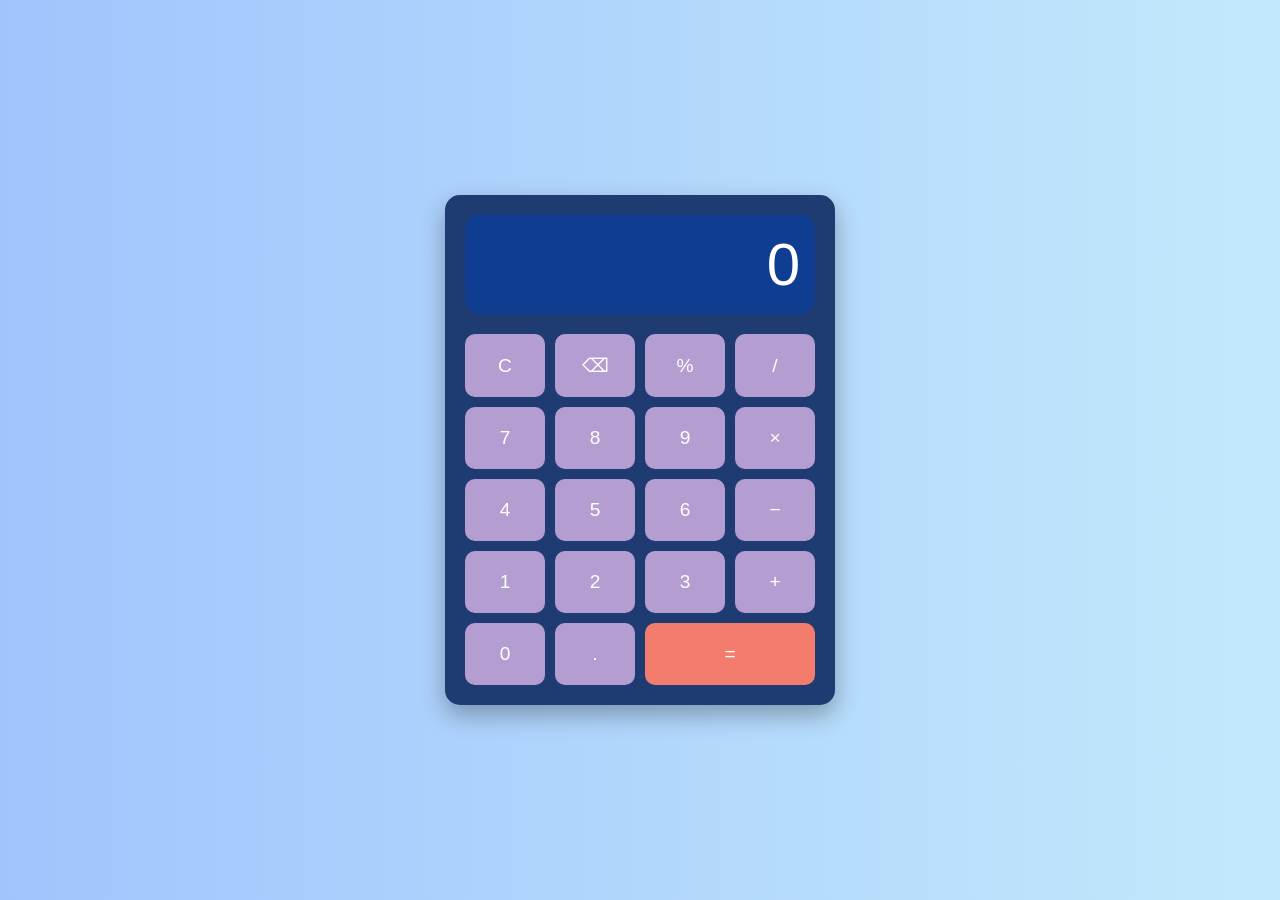
<file: index.html>
<!DOCTYPE html>
<html lang="en">

<head>
    <meta charset="UTF-8">
    <meta name="viewport" content="width=device-width, initial-scale=1.0">
    <title>Calculator</title>
    <link rel="stylesheet" href="style.css">
</head>

<body>
    <div class="calculator">
        <div class="display" id="display">0</div>
        <div class="buttons">
            <button onclick="clearDisplay()">C</button>
            <button onclick="backspace()" aria-label="Backspace">⌫</button>
            <button onclick="appendValue('%')">%</button>
            <button onclick="appendValue('/')">/</button>
            <button onclick="appendValue('7')">7</button>
            <button onclick="appendValue('8')">8</button>
            <button onclick="appendValue('9')">9</button>
            <button onclick="appendValue('*')">×</button>
            <button onclick="appendValue('4')">4</button>
            <button onclick="appendValue('5')">5</button>
            <button onclick="appendValue('6')">6</button>
            <button onclick="appendValue('-')">−</button>
            <button onclick="appendValue('1')">1</button>
            <button onclick="appendValue('2')">2</button>
            <button onclick="appendValue('3')">3</button>
            <button onclick="appendValue('+')">+</button>
            <button onclick="appendValue('0')">0</button>
            <button onclick="appendValue('.')">.</button>
            <button class="equal" onclick="calculate()">=</button>
        </div>
    </div>

    <script src="script.js"></script>
</body>

</html>
</file>
<file: style.css>
body {
    display: flex;
    justify-content: center;
    align-items: center;
    height: 100vh;
    margin: 0;
    background: linear-gradient(to right, #a1c4fd, #c2e9fb);
    font-family: 'Segoe UI', Tahoma, Geneva, Verdana, sans-serif;
}

.calculator {
    background: #1e3c72;
    border-radius: 15px;
    padding: 20px;
    box-shadow: 0 10px 25px rgba(0, 0, 0, 0.3);
    width: 350px;
}

.display {
    background: #0f3d91;
    color: white;
    font-size: 60px;
    padding: 15px;
    border-radius: 15px;
    text-align: right;
    margin-bottom: 20px;
    min-height: 50px;
}

.buttons {
    display: grid;
    grid-template-columns: repeat(4, 1fr);
    gap: 10px;
}

button {
    padding: 20px;
    font-size: 1.2em;
    border: none;
    border-radius: 10px;
    background: #b49dd0;
    color: white;
    cursor: pointer;
    transition: background 0.3s;
}

button:hover {
    background: #a08fc0;
}

.equal {
    background: #f47c6d;
    grid-column: span 2;
}

.equal:hover {
    background: #e06657;
}

.wide {
    grid-column: span 2;
}
</file>
<file: Calculator.css>
body {
    display: flex;
    justify-content: center;
    align-items: center;
    height: 100vh;
    margin: 0;
    background: linear-gradient(to right, #a1c4fd, #c2e9fb);
    font-family: 'Segoe UI', Tahoma, Geneva, Verdana, sans-serif;
}

.calculator {
    background: #1e3c72;
    border-radius: 15px;
    padding: 20px;
    box-shadow: 0 10px 25px rgba(0, 0, 0, 0.3);
    width: 350px;
}

.display {
    background: #0f3d91;
    color: white;
    font-size: 60px;
    padding: 15px;
    border-radius: 15px;
    text-align: right;
    margin-bottom: 20px;
    min-height: 50px;
}

.buttons {
    display: grid;
    grid-template-columns: repeat(4, 1fr);
    gap: 10px;
}

button {
    padding: 20px;
    font-size: 1.2em;
    border: none;
    border-radius: 10px;
    background: #b49dd0;
    color: white;
    cursor: pointer;
    transition: background 0.3s;
}

button:hover {
    background: #a08fc0;
}

.equal {
    background: #f47c6d;
    grid-column: span 2;
}

.equal:hover {
    background: #e06657;
}

.wide {
    grid-column: span 2;
}
</file>
